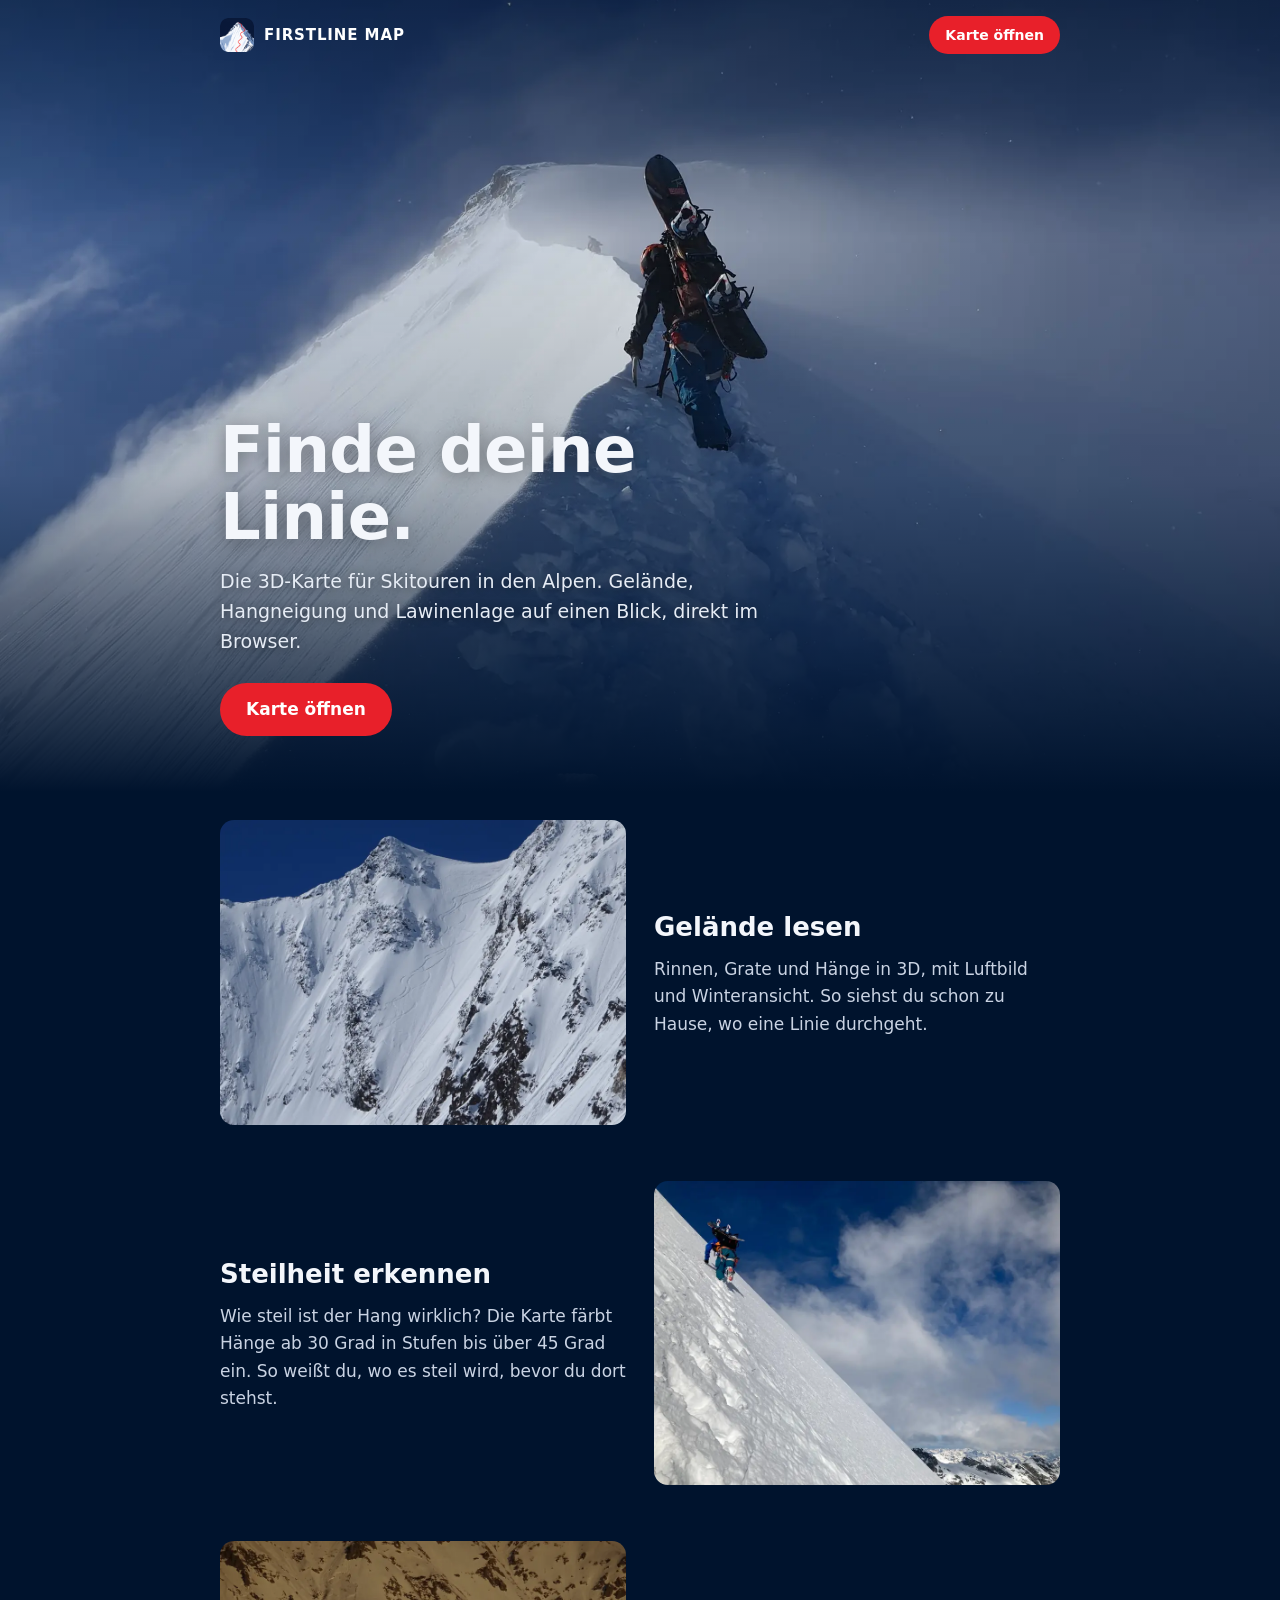
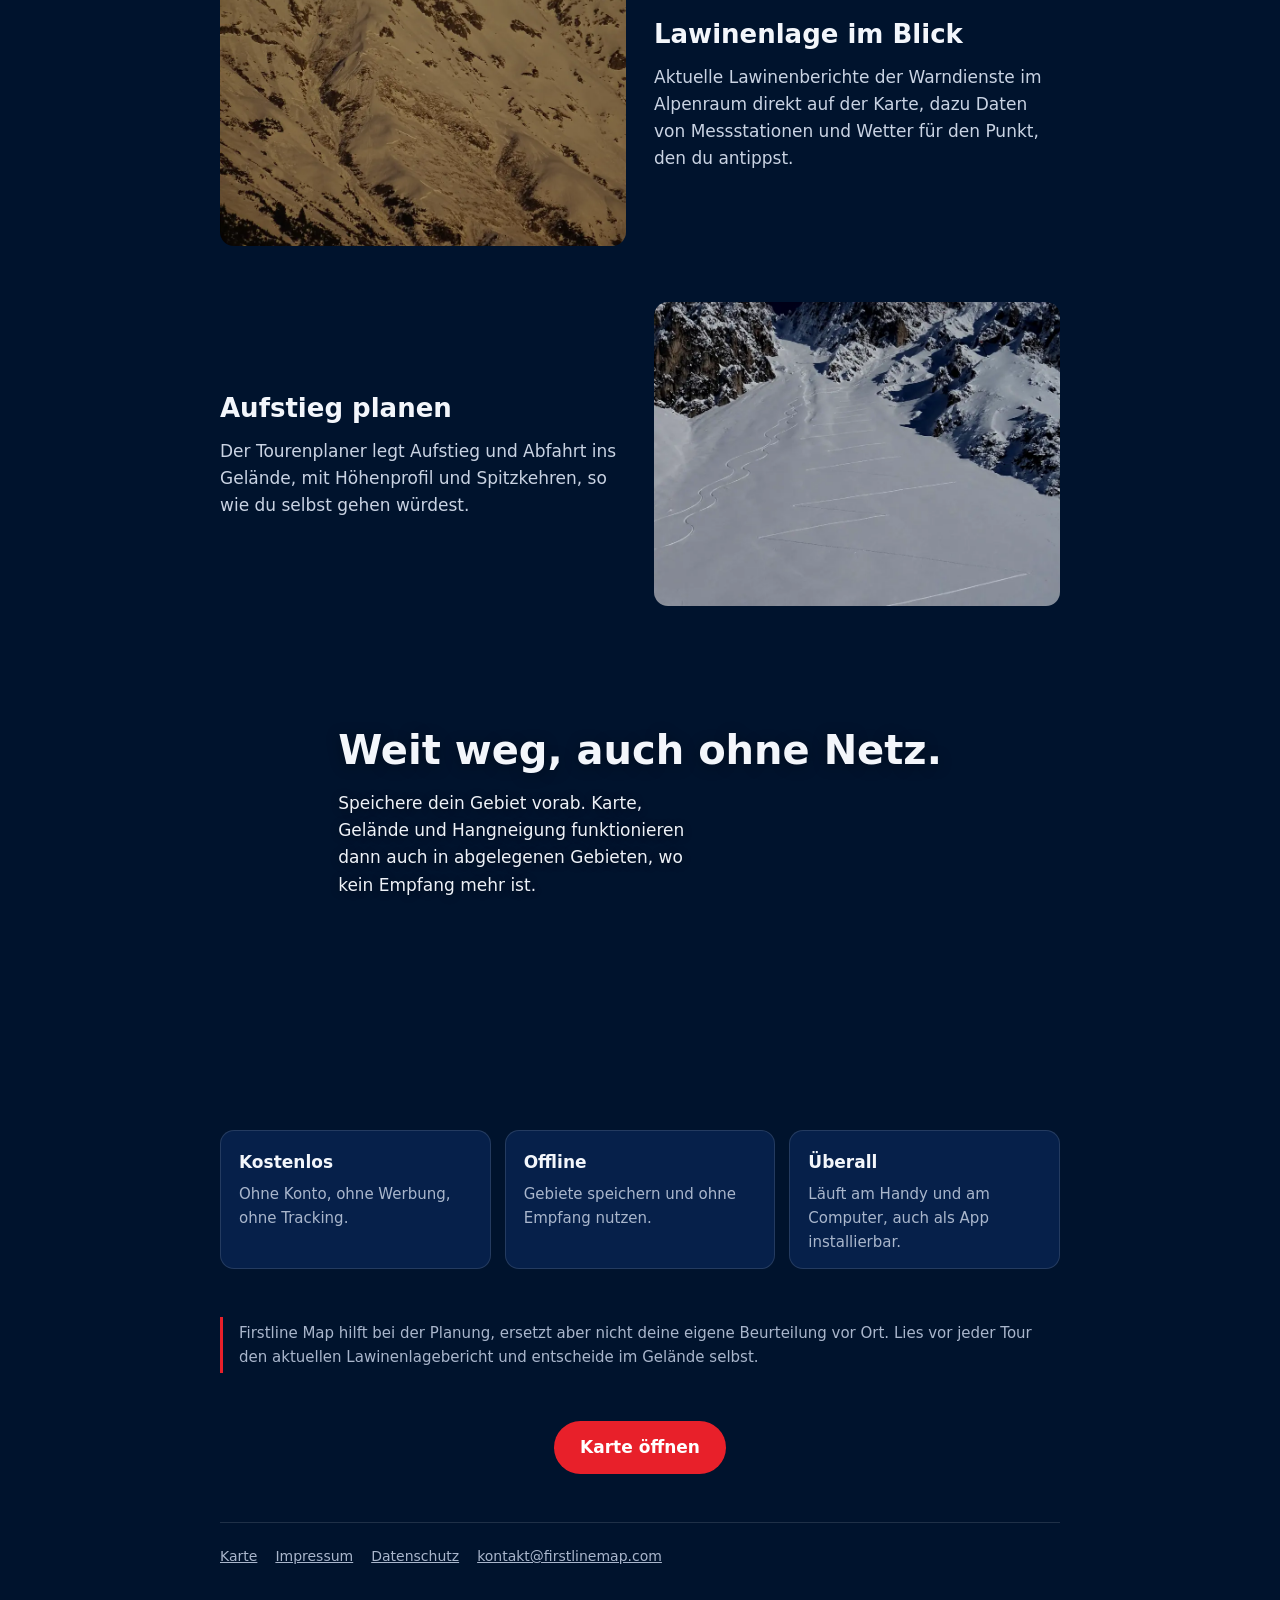
<file: index.html>
<!doctype html>
<html lang="de">
<head>
<meta charset="utf-8">
<meta name="viewport" content="width=device-width,initial-scale=1">
<title>Firstline Map: 3D-Tourenkarte für Skitouren in den Alpen</title>
<meta name="description" content="Firstline Map ist eine kostenlose 3D-Karte für Skitouren und Bergtouren in den Alpen: Gelände, Hangneigung, Lawinenlage und Tourenplaner im Browser.">
<meta name="theme-color" content="#00132d">
<link rel="icon" href="icon-192.png">
<link rel="apple-touch-icon" href="icon-192.png">
<meta property="og:title" content="Firstline Map">
<meta property="og:description" content="3D-Tourenkarte für Skitouren in den Alpen.">
<meta property="og:image" content="https://firstlinemap.com/img/grat-1080.webp">
<link rel="preload" as="image" href="img/grat-1080.webp" imagesrcset="img/grat-1080.webp 1080w, img/grat-1920.webp 1920w" imagesizes="100vw">
<link rel="stylesheet" href="style.css">
<script>
/* firstlinemap.com hatte kurz die Karten-App. Alten Offline-Speicher dieser Adresse aufräumen. */
if("serviceWorker" in navigator){navigator.serviceWorker.getRegistrations().then(function(rs){rs.forEach(function(r){r.unregister()})}).catch(function(){})}
if(window.caches){caches.keys().then(function(ks){ks.forEach(function(k){caches.delete(k)})}).catch(function(){})}
</script>
</head>
<body>
<section class="hero">
  <img class="hero-bg" src="img/grat-1080.webp" srcset="img/grat-1080.webp 1080w, img/grat-1920.webp 1920w" sizes="100vw" alt="Snowboarder steigt mit dem Board am Rucksack über einen verschneiten Grat">
  <div class="wrap hero-in">
    <header class="top">
      <a class="brand" href="/"><img src="icon-192.png" alt="">Firstline Map</a>
      <a class="btn small" href="https://map.firstlinemap.com/">Karte öffnen</a>
    </header>
    <div class="hero-text">
      <h1>Finde deine Linie.</h1>
      <p class="lead">Die 3D-Karte für Skitouren in den Alpen. Gelände, Hangneigung und Lawinenlage auf einen Blick, direkt im Browser.</p>
      <a class="btn" href="https://map.firstlinemap.com/">Karte öffnen</a>
    </div>
  </div>
</section>

<div class="wrap">
  <section class="story">
    <img src="img/linien-900.webp" alt="Steile Bergflanke mit Abfahrtsspuren zwischen Felsen" width="900" height="675" loading="lazy">
    <div>
      <h2>Gelände lesen</h2>
      <p>Rinnen, Grate und Hänge in 3D, mit Luftbild und Winteransicht. So siehst du schon zu Hause, wo eine Linie durchgeht.</p>
    </div>
  </section>

  <section class="story rev">
    <img src="img/steil-900.webp" alt="Snowboarder steigt mit dem Board am Rucksack eine steile Schneeflanke hinauf" width="900" height="675" loading="lazy">
    <div>
      <h2>Steilheit erkennen</h2>
      <p>Wie steil ist der Hang wirklich? Die Karte färbt Hänge ab 30 Grad in Stufen bis über 45 Grad ein. So weißt du, wo es steil wird, bevor du dort stehst.</p>
    </div>
  </section>

  <section class="story">
    <img src="img/lawine-quer-900.webp" alt="Bergflanke im Abendlicht mit Anrissen und Ablagerungen mehrerer Lawinen" width="900" height="675" loading="lazy">
    <div>
      <h2>Lawinenlage im Blick</h2>
      <p>Aktuelle Lawinenberichte der Warndienste im Alpenraum direkt auf der Karte, dazu Daten von Messstationen und Wetter für den Punkt, den du antippst.</p>
    </div>
  </section>

  <section class="story rev">
    <img src="img/spitzkehren-900.webp" alt="Rinne mit Spitzkehren-Aufstiegsspur und Abfahrtsspuren" width="900" height="675" loading="lazy">
    <div>
      <h2>Aufstieg planen</h2>
      <p>Der Tourenplaner legt Aufstieg und Abfahrt ins Gelände, mit Höhenprofil und Spitzkehren, so wie du selbst gehen würdest.</p>
    </div>
  </section>
</div>

<section class="band">
  <picture>
    <source media="(max-width:700px)" srcset="img/abgelegen-mobil-800.webp">
    <img src="img/abgelegen-1080.webp" srcset="img/abgelegen-1080.webp 1080w, img/abgelegen-1920.webp 1920w" sizes="100vw" alt="Skitourengeher mit Stirnlampe auf einem Gletscher in der Morgendämmerung, dahinter ein Gipfel im ersten Licht" loading="lazy">
  </picture>
  <div class="wrap band-in">
    <h2>Weit weg, auch ohne Netz.</h2>
    <p>Speichere dein Gebiet vorab. Karte, Gelände und Hangneigung funktionieren dann auch in abgelegenen Gebieten, wo kein Empfang mehr ist.</p>
  </div>
</section>

<div class="wrap">
  <section class="feat">
    <div><h3>Kostenlos</h3><p>Ohne Konto, ohne Werbung, ohne Tracking.</p></div>
    <div><h3>Offline</h3><p>Gebiete speichern und ohne Empfang nutzen.</p></div>
    <div><h3>Überall</h3><p>Läuft am Handy und am Computer, auch als App installierbar.</p></div>
  </section>

  <p class="note">Firstline Map hilft bei der Planung, ersetzt aber nicht deine eigene Beurteilung vor Ort. Lies vor jeder Tour den aktuellen Lawinenlagebericht und entscheide im Gelände selbst.</p>

  <section class="cta">
    <a class="btn" href="https://map.firstlinemap.com/">Karte öffnen</a>
  </section>

  <footer>
    <nav>
      <a href="https://map.firstlinemap.com/">Karte</a>
      <a href="/impressum/">Impressum</a>
      <a href="/datenschutz/">Datenschutz</a>
      <a href="mailto:kontakt@firstlinemap.com">kontakt@firstlinemap.com</a>
    </nav>
  </footer>
</div>
</body>
</html>
</file>
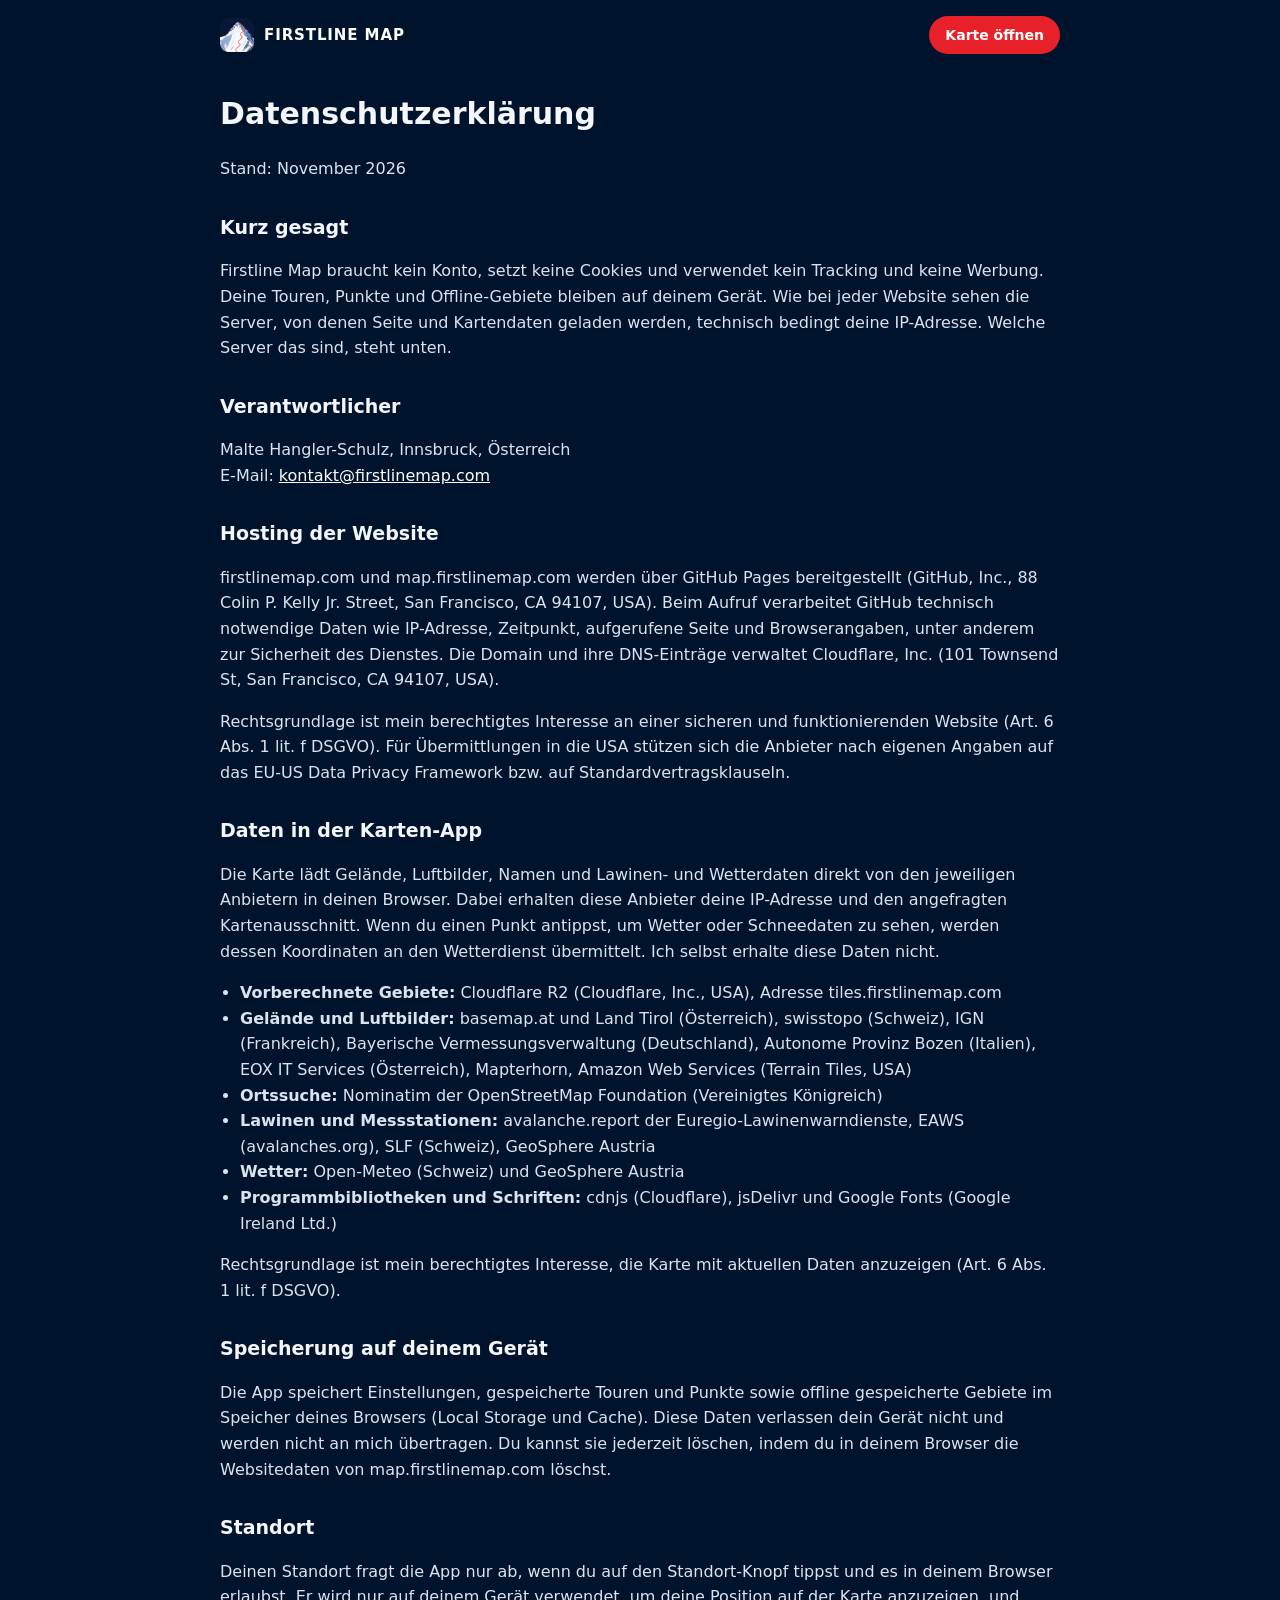
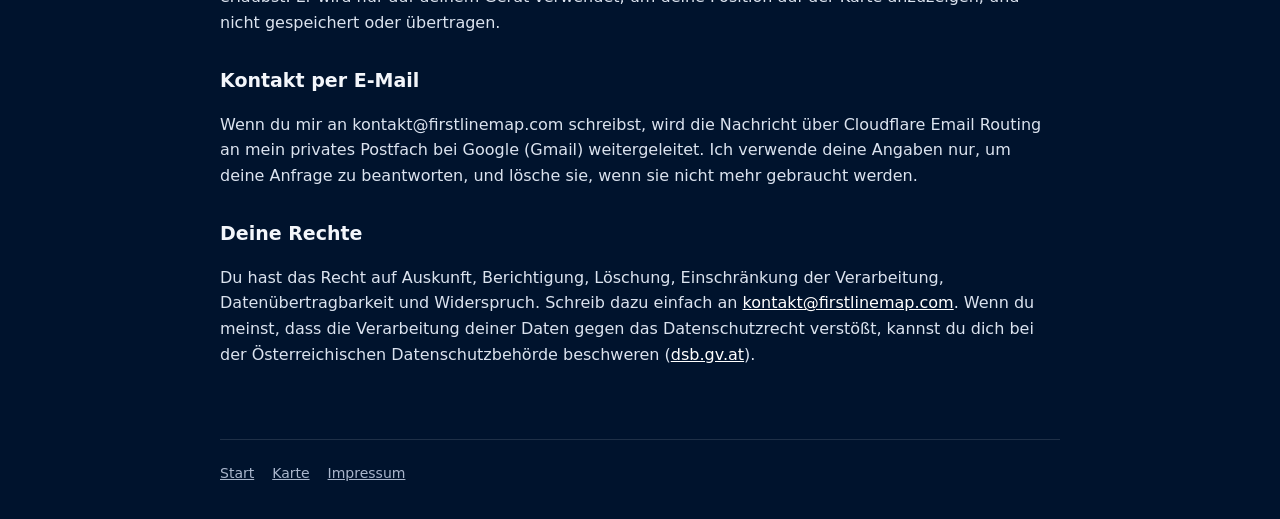
<file: datenschutz/index.html>
<!doctype html>
<html lang="de">
<head>
<meta charset="utf-8">
<meta name="viewport" content="width=device-width,initial-scale=1">
<title>Datenschutz | Firstline Map</title>
<meta name="robots" content="noindex">
<meta name="theme-color" content="#00132d">
<link rel="icon" href="/icon-192.png">
<link rel="stylesheet" href="/style.css">
</head>
<body>
<div class="wrap">
  <header class="top">
    <a class="brand" href="/"><img src="/icon-192.png" alt="">Firstline Map</a>
    <a class="btn small" href="https://map.firstlinemap.com/">Karte öffnen</a>
  </header>

  <main class="doc">
    <h1>Datenschutzerklärung</h1>
    <p>Stand: November 2026</p>

    <h2>Kurz gesagt</h2>
    <p>Firstline Map braucht kein Konto, setzt keine Cookies und verwendet kein Tracking und keine Werbung. Deine Touren, Punkte und Offline-Gebiete bleiben auf deinem Gerät. Wie bei jeder Website sehen die Server, von denen Seite und Kartendaten geladen werden, technisch bedingt deine IP-Adresse. Welche Server das sind, steht unten.</p>

    <h2>Verantwortlicher</h2>
    <p>Malte Hangler-Schulz, Innsbruck, Österreich<br>E-Mail: <a href="mailto:kontakt@firstlinemap.com">kontakt@firstlinemap.com</a></p>

    <h2>Hosting der Website</h2>
    <p>firstlinemap.com und map.firstlinemap.com werden über GitHub Pages bereitgestellt (GitHub, Inc., 88 Colin P. Kelly Jr. Street, San Francisco, CA 94107, USA). Beim Aufruf verarbeitet GitHub technisch notwendige Daten wie IP-Adresse, Zeitpunkt, aufgerufene Seite und Browserangaben, unter anderem zur Sicherheit des Dienstes. Die Domain und ihre DNS-Einträge verwaltet Cloudflare, Inc. (101 Townsend St, San Francisco, CA 94107, USA).</p>
    <p>Rechtsgrundlage ist mein berechtigtes Interesse an einer sicheren und funktionierenden Website (Art. 6 Abs. 1 lit. f DSGVO). Für Übermittlungen in die USA stützen sich die Anbieter nach eigenen Angaben auf das EU-US Data Privacy Framework bzw. auf Standardvertragsklauseln.</p>

    <h2>Daten in der Karten-App</h2>
    <p>Die Karte lädt Gelände, Luftbilder, Namen und Lawinen- und Wetterdaten direkt von den jeweiligen Anbietern in deinen Browser. Dabei erhalten diese Anbieter deine IP-Adresse und den angefragten Kartenausschnitt. Wenn du einen Punkt antippst, um Wetter oder Schneedaten zu sehen, werden dessen Koordinaten an den Wetterdienst übermittelt. Ich selbst erhalte diese Daten nicht.</p>
    <ul>
      <li><b>Vorberechnete Gebiete:</b> Cloudflare R2 (Cloudflare, Inc., USA), Adresse tiles.firstlinemap.com</li>
      <li><b>Gelände und Luftbilder:</b> basemap.at und Land Tirol (Österreich), swisstopo (Schweiz), IGN (Frankreich), Bayerische Vermessungsverwaltung (Deutschland), Autonome Provinz Bozen (Italien), EOX IT Services (Österreich), Mapterhorn, Amazon Web Services (Terrain Tiles, USA)</li>
      <li><b>Ortssuche:</b> Nominatim der OpenStreetMap Foundation (Vereinigtes Königreich)</li>
      <li><b>Lawinen und Messstationen:</b> avalanche.report der Euregio-Lawinenwarndienste, EAWS (avalanches.org), SLF (Schweiz), GeoSphere Austria</li>
      <li><b>Wetter:</b> Open-Meteo (Schweiz) und GeoSphere Austria</li>
      <li><b>Programmbibliotheken und Schriften:</b> cdnjs (Cloudflare), jsDelivr und Google Fonts (Google Ireland Ltd.)</li>
    </ul>
    <p>Rechtsgrundlage ist mein berechtigtes Interesse, die Karte mit aktuellen Daten anzuzeigen (Art. 6 Abs. 1 lit. f DSGVO).</p>

    <h2>Speicherung auf deinem Gerät</h2>
    <p>Die App speichert Einstellungen, gespeicherte Touren und Punkte sowie offline gespeicherte Gebiete im Speicher deines Browsers (Local Storage und Cache). Diese Daten verlassen dein Gerät nicht und werden nicht an mich übertragen. Du kannst sie jederzeit löschen, indem du in deinem Browser die Websitedaten von map.firstlinemap.com löschst.</p>

    <h2>Standort</h2>
    <p>Deinen Standort fragt die App nur ab, wenn du auf den Standort-Knopf tippst und es in deinem Browser erlaubst. Er wird nur auf deinem Gerät verwendet, um deine Position auf der Karte anzuzeigen, und nicht gespeichert oder übertragen.</p>

    <h2>Kontakt per E-Mail</h2>
    <p>Wenn du mir an kontakt@firstlinemap.com schreibst, wird die Nachricht über Cloudflare Email Routing an mein privates Postfach bei Google (Gmail) weitergeleitet. Ich verwende deine Angaben nur, um deine Anfrage zu beantworten, und lösche sie, wenn sie nicht mehr gebraucht werden.</p>

    <h2>Deine Rechte</h2>
    <p>Du hast das Recht auf Auskunft, Berichtigung, Löschung, Einschränkung der Verarbeitung, Datenübertragbarkeit und Widerspruch. Schreib dazu einfach an <a href="mailto:kontakt@firstlinemap.com">kontakt@firstlinemap.com</a>. Wenn du meinst, dass die Verarbeitung deiner Daten gegen das Datenschutzrecht verstößt, kannst du dich bei der Österreichischen Datenschutzbehörde beschweren (<a href="https://www.dsb.gv.at" target="_blank" rel="noopener">dsb.gv.at</a>).</p>
  </main>

  <footer>
    <nav>
      <a href="/">Start</a>
      <a href="https://map.firstlinemap.com/">Karte</a>
      <a href="/impressum/">Impressum</a>
    </nav>
  </footer>
</div>
</body>
</html>
</file>
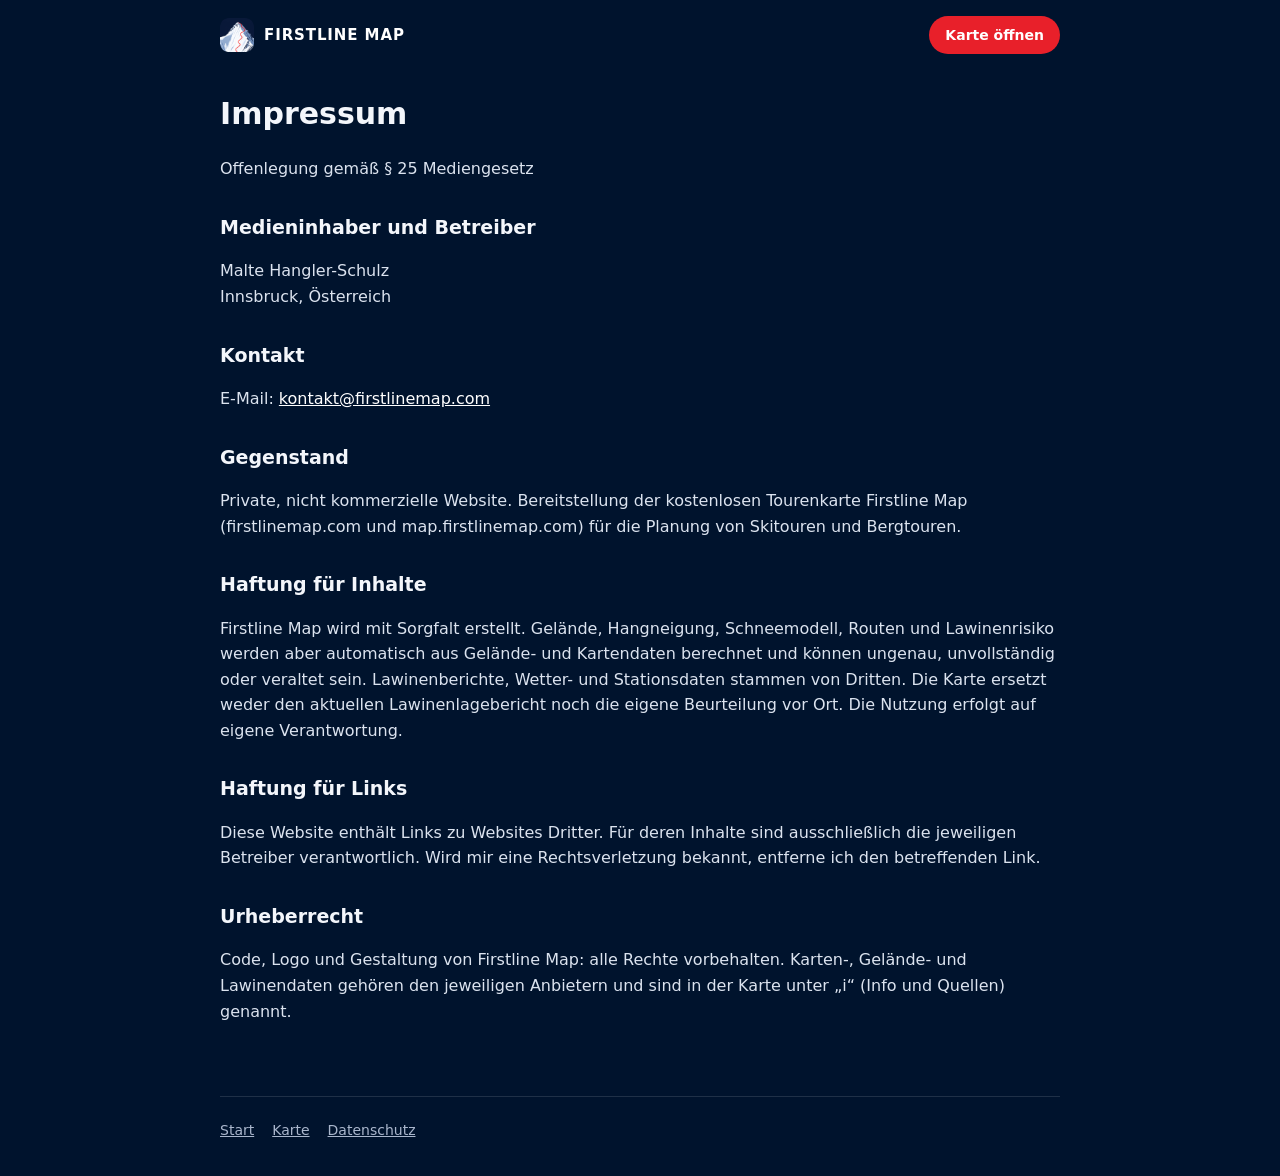
<file: impressum/index.html>
<!doctype html>
<html lang="de">
<head>
<meta charset="utf-8">
<meta name="viewport" content="width=device-width,initial-scale=1">
<title>Impressum | Firstline Map</title>
<meta name="robots" content="noindex">
<meta name="theme-color" content="#00132d">
<link rel="icon" href="/icon-192.png">
<link rel="stylesheet" href="/style.css">
</head>
<body>
<div class="wrap">
  <header class="top">
    <a class="brand" href="/"><img src="/icon-192.png" alt="">Firstline Map</a>
    <a class="btn small" href="https://map.firstlinemap.com/">Karte öffnen</a>
  </header>

  <main class="doc">
    <h1>Impressum</h1>
    <p>Offenlegung gemäß § 25 Mediengesetz</p>

    <h2>Medieninhaber und Betreiber</h2>
    <p>Malte Hangler-Schulz<br>Innsbruck, Österreich</p>

    <h2>Kontakt</h2>
    <p>E-Mail: <a href="mailto:kontakt@firstlinemap.com">kontakt@firstlinemap.com</a></p>

    <h2>Gegenstand</h2>
    <p>Private, nicht kommerzielle Website. Bereitstellung der kostenlosen Tourenkarte Firstline Map (firstlinemap.com und map.firstlinemap.com) für die Planung von Skitouren und Bergtouren.</p>

    <h2>Haftung für Inhalte</h2>
    <p>Firstline Map wird mit Sorgfalt erstellt. Gelände, Hangneigung, Schneemodell, Routen und Lawinenrisiko werden aber automatisch aus Gelände- und Kartendaten berechnet und können ungenau, unvollständig oder veraltet sein. Lawinenberichte, Wetter- und Stationsdaten stammen von Dritten. Die Karte ersetzt weder den aktuellen Lawinenlagebericht noch die eigene Beurteilung vor Ort. Die Nutzung erfolgt auf eigene Verantwortung.</p>

    <h2>Haftung für Links</h2>
    <p>Diese Website enthält Links zu Websites Dritter. Für deren Inhalte sind ausschließlich die jeweiligen Betreiber verantwortlich. Wird mir eine Rechtsverletzung bekannt, entferne ich den betreffenden Link.</p>

    <h2>Urheberrecht</h2>
    <p>Code, Logo und Gestaltung von Firstline Map: alle Rechte vorbehalten. Karten-, Gelände- und Lawinendaten gehören den jeweiligen Anbietern und sind in der Karte unter „i“ (Info und Quellen) genannt.</p>
  </main>

  <footer>
    <nav>
      <a href="/">Start</a>
      <a href="https://map.firstlinemap.com/">Karte</a>
      <a href="/datenschutz/">Datenschutz</a>
    </nav>
  </footer>
</div>
</body>
</html>
</file>
<file: style.css>
:root{--bg:#00132d;--bg2:#06204a;--fg:#f3f6fb;--mut:#a9b6cc;--red:#e8202a;--line:rgba(255,255,255,.12)}
*{box-sizing:border-box}
html,body{margin:0;background:var(--bg);color:var(--fg);font:16px/1.6 system-ui,-apple-system,"Segoe UI",Roboto,Helvetica,Arial,sans-serif;-webkit-text-size-adjust:100%}
a{color:#fff}
.wrap{max-width:880px;margin:0 auto;padding:0 20px}
header.top{display:flex;align-items:center;justify-content:space-between;padding:16px 0}
header.top a.brand{display:flex;align-items:center;gap:10px;text-decoration:none;font-weight:700;letter-spacing:.06em;text-transform:uppercase;font-size:15px}
header.top img{width:34px;height:34px;border-radius:8px}
.btn{display:inline-block;background:var(--red);color:#fff;text-decoration:none;font-weight:700;padding:13px 26px;border-radius:999px;font-size:17px}
.btn.small{padding:8px 16px;font-size:14px}
.btn:hover{filter:brightness(1.1)}
.hero{position:relative;min-height:88vh;display:flex;overflow:hidden;background:#0a2a5c}
.hero-bg{position:absolute;inset:0;width:100%;height:100%;object-fit:cover;object-position:55% 40%}
.hero::after{content:"";position:absolute;inset:0;background:linear-gradient(180deg,rgba(0,19,45,.55) 0%,rgba(0,19,45,.05) 30%,rgba(0,19,45,.25) 60%,var(--bg) 100%)}
.hero-in{position:relative;z-index:1;display:flex;flex-direction:column;width:100%}
.hero-text{margin-top:auto;padding:0 0 56px;max-width:560px}
.hero h1{font-size:clamp(38px,7vw,64px);line-height:1.05;margin:0 0 14px;letter-spacing:-.01em;text-shadow:0 2px 18px rgba(0,0,0,.35)}
.hero p.lead{font-size:19px;color:#e6ecf5;margin:0 0 26px;text-shadow:0 1px 10px rgba(0,0,0,.4)}
.story{display:grid;grid-template-columns:1fr 1fr;gap:28px;align-items:center;padding:28px 0}
.story img{width:100%;height:auto;border-radius:14px;display:block}
.story h2{font-size:26px;margin:0 0 8px}
.story p{color:#c9d3e3;margin:0;font-size:17px}
.story.rev img{order:2}
.feat{padding:28px 0 36px}
.cta{text-align:center;padding:0 0 48px}
@media (max-width:700px){.story{grid-template-columns:1fr;gap:14px;padding:20px 0}.story.rev img{order:0}.hero{min-height:82vh}}
.feat{display:grid;grid-template-columns:repeat(auto-fit,minmax(240px,1fr));gap:14px;padding:0 0 48px}
.feat div{background:var(--bg2);border:1px solid var(--line);border-radius:14px;padding:18px 18px 14px}
.feat h3{margin:0 0 6px;font-size:17px}
.feat p{margin:0;color:var(--mut);font-size:15px}
.note{border-left:3px solid var(--red);padding:4px 0 4px 16px;color:var(--mut);margin:0 0 48px;font-size:15px}
.doc{padding:8px 0 56px}
.doc h1{font-size:30px;margin:12px 0 18px}
.doc h2{font-size:19px;margin:30px 0 8px}
.doc p,.doc li{color:#dbe3ef}
.doc ul{padding-left:20px}
footer{border-top:1px solid var(--line);padding:22px 0 34px;color:var(--mut);font-size:14px}
footer nav{display:flex;flex-wrap:wrap;gap:18px}
footer a{color:var(--mut)}
footer p{margin:12px 0 0}
.band{position:relative;margin:28px 0 8px;min-height:460px;display:flex;align-items:flex-start;overflow:hidden}
.band picture,.band img{position:absolute;inset:0;width:100%;height:100%;object-fit:cover;object-position:center bottom}
.band::after{content:"";position:absolute;inset:0;background:linear-gradient(180deg,var(--bg) 0%,rgba(0,19,45,.35) 30%,rgba(0,19,45,0) 55%,rgba(0,19,45,0) 85%,var(--bg) 100%)}
.band-in{position:relative;z-index:1;padding:56px 20px 0}
.band h2{font-size:clamp(28px,5vw,40px);margin:0 0 8px;text-shadow:0 2px 14px rgba(0,0,0,.35)}
.band p{margin:0;max-width:370px;font-size:17px;color:#eef2f8;text-shadow:0 1px 8px rgba(0,0,0,.45)}
@media (max-width:700px){.band{min-height:560px}.band-in{padding-top:40px}}
@media (max-width:700px){.band{min-height:0;flex-direction:column}.band::after{display:none}.band-in{order:-1;padding:24px 20px 18px}.band picture,.band img{position:static;height:auto}.band h2,.band p{text-shadow:none}}
</file>
